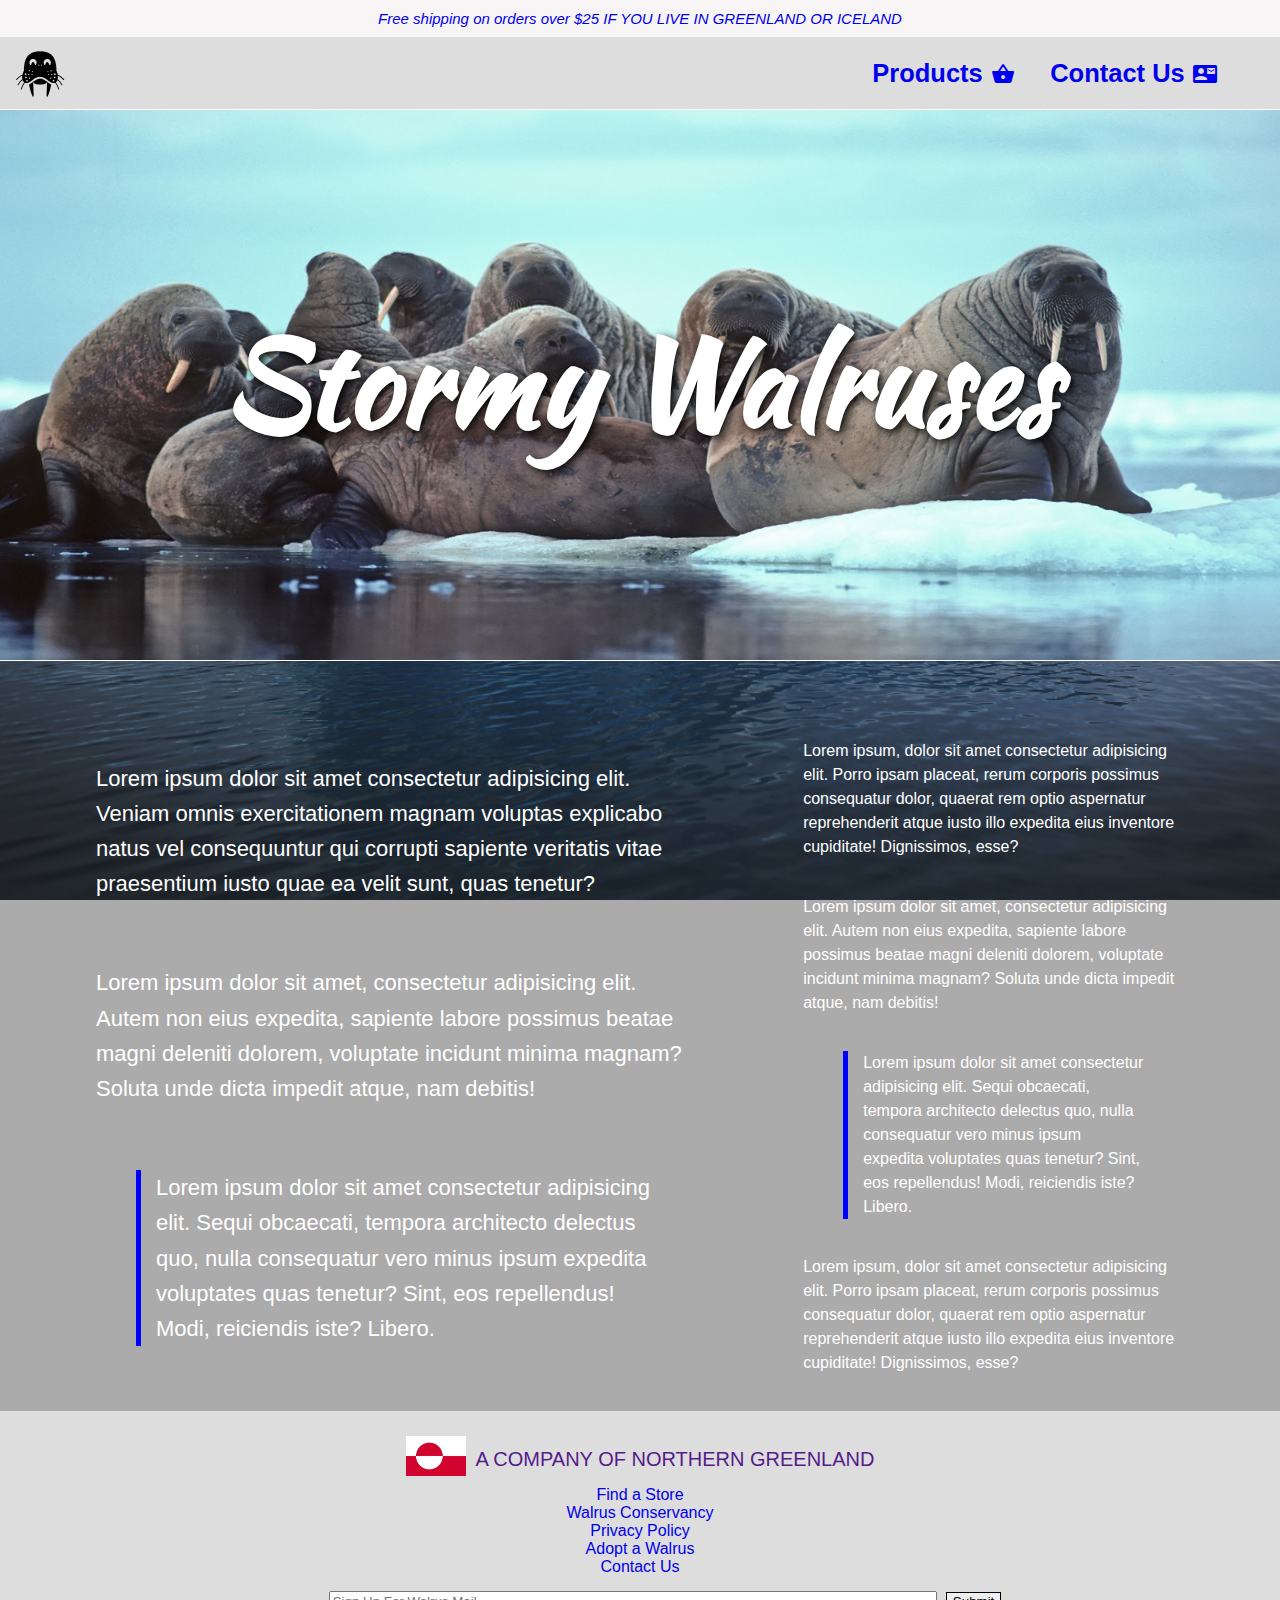
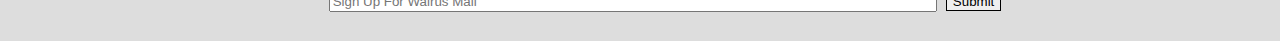
<file: index.html>
<!DOCTYPE html>
<html lang="en">
<head>
    <meta charset="UTF-8">
    <meta name="viewport" content="width=device-width, initial-scale=1.0">
    <meta http-equiv="X-UA-Compatible" content="ie=edge">
    <link href="https://fonts.googleapis.com/icon?family=Material+Icons"
    rel="stylesheet">
    <link href="https://fonts.googleapis.com/css?family=Quicksand" rel="stylesheet"> 
    <link href="https://fonts.googleapis.com/css?family=Kaushan+Script" rel="stylesheet">   
    <link rel="stylesheet" href="index.css">
    <title>Stormy Walruses</title>
</head>
<body>
    <header>
        <div id="feature-sale">
            <a href="products.html">Free shipping on orders over $25 IF YOU LIVE IN GREENLAND OR ICELAND</a>
        </div>
        <nav>
            <a href="index.html" class="logo-item">
                <div id="push-logo">
                <img src="img/logo.png" id="logo" alt="Company logo of a walrus face">
                </div>
            </a>
            <a href="products.html"  class="desktop-right"><h2>Products<i class="material-icons">shopping_basket</i></h2></a>
            <a href="contact.html" class="desktop-right"><h2>Contact Us<i class="material-icons">contact_mail</i></h2></a>
        </nav>
    </header>
    <main>
        
        <div id="hero-box"><img src="img/index-hero.jpeg" id="index-hero" alt="Walruses in their natural habitat"><h1 id="index-title">Stormy Walruses</h1></div>
        <div id="main-text">
            <div id="two-left">
                <div>
                    <p>Lorem ipsum dolor sit amet consectetur adipisicing elit. Veniam omnis exercitationem magnam voluptas explicabo natus vel consequuntur qui corrupti sapiente veritatis vitae praesentium iusto quae ea velit sunt, quas tenetur?</p>
                </div>
                <div>
                    <p>Lorem ipsum dolor sit amet, consectetur adipisicing elit. Autem non eius expedita, sapiente labore possimus beatae magni deleniti dolorem, voluptate incidunt minima magnam? Soluta unde dicta impedit atque, nam debitis!</p>
                </div>
                <div>
                    <blockquote>Lorem ipsum dolor sit amet consectetur adipisicing elit. Sequi obcaecati, tempora architecto delectus quo, nulla consequatur vero minus ipsum expedita voluptates quas tenetur? Sint, eos repellendus! Modi, reiciendis iste? Libero.</blockquote>
                </div>
            </div>
            <div id="two-right">    
                <div>
                    <p>Lorem ipsum, dolor sit amet consectetur adipisicing elit. Porro ipsam placeat, rerum corporis possimus consequatur dolor, quaerat rem optio aspernatur reprehenderit atque iusto illo expedita eius inventore cupiditate! Dignissimos, esse?</p>
                </div>
                <div>
                    <p>Lorem ipsum dolor sit amet, consectetur adipisicing elit. Autem non eius expedita, sapiente labore possimus beatae magni deleniti dolorem, voluptate incidunt minima magnam? Soluta unde dicta impedit atque, nam debitis!</p>
                </div>
                <div class="three-right">
                    <blockquote>Lorem ipsum dolor sit amet consectetur adipisicing elit. Sequi obcaecati, tempora architecto delectus quo, nulla consequatur vero minus ipsum expedita voluptates quas tenetur? Sint, eos repellendus! Modi, reiciendis iste? Libero.</blockquote>
                </div>
                <div class="three-right">
                    <p>Lorem ipsum, dolor sit amet consectetur adipisicing elit. Porro ipsam placeat, rerum corporis possimus consequatur dolor, quaerat rem optio aspernatur reprehenderit atque iusto illo expedita eius inventore cupiditate! Dignissimos, esse?</p>
                </div>
            </div>    
        </div>
        <button onclick="toTop()" id="jump-button" title="Jump-to-top"><i class="material-icons" id="up-arrow">keyboard_arrow_up</i></button>
    </main>
    <footer>
        <div class="footer-container">
            <div class="footer-item country">
                <a href=""><img src="img/greenland-flag.svg.png" id="flag" alt="Greenland flag">A COMPANY OF NORTHERN GREENLAND</a>
            </div>
            <div class="footer-copy-wrap">
                <p>
                    <a href="#">Find a Store</a>
                    <a href="#">Walrus Conservancy</a>
                    <a href="#">Privacy Policy</a>
                    <a href="#">Adopt a Walrus</a>
                    <a href="#">Contact Us</a>                
                </p>
                <form action="#" method="post">
                    <input name="emailaddress" id="footer-email-signup" class="email-address" type="email" placeholder="Sign Up For Walrus Mail">
                    <button>Submit</button>
                </form>
            </div>
        </div>
    </footer>
    <script src="scrollbutton.js"></script>
</body>
</html>
</file>
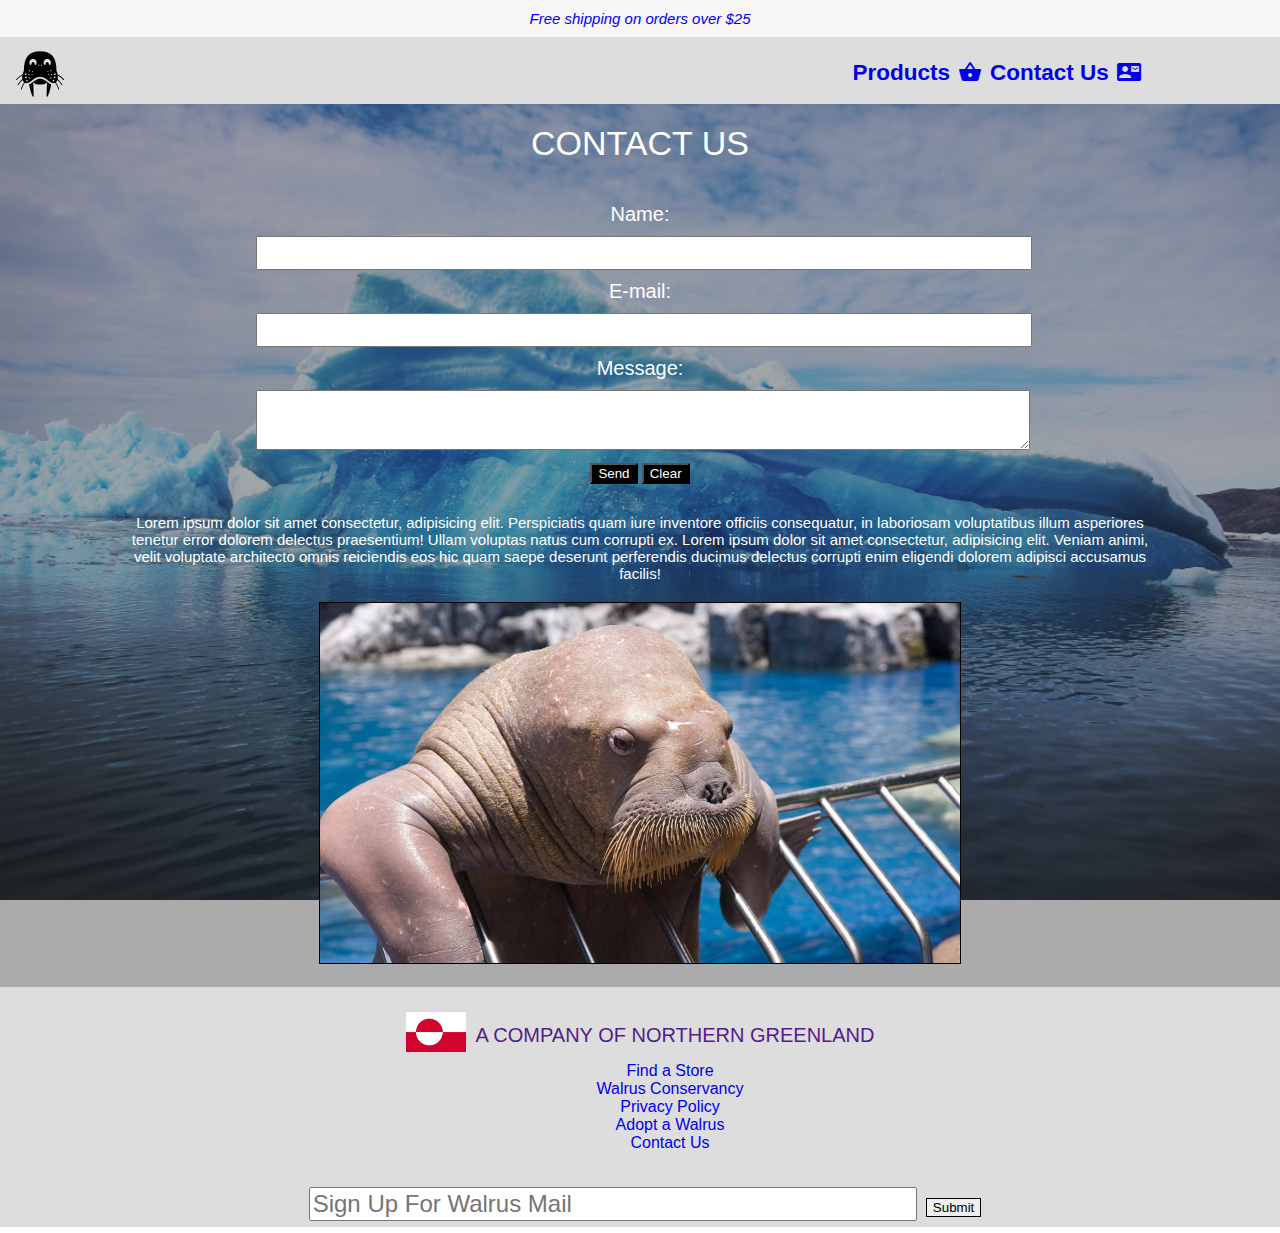
<file: contact.html>
<!DOCTYPE html>
<html lang="en">
<head>
    <meta charset="UTF-8">
    <meta name="viewport" content="width=device-width, initial-scale=1.0">
    <meta http-equiv="X-UA-Compatible" content="ie=edge">
    <link rel="stylesheet" type="text/css" href="contact.css">
    <script type/text="javascript" src ="contact.js"></script>
    <link href="https://fonts.googleapis.com/icon?family=Material+Icons"
    rel="stylesheet">
    <title>Contact</title>

</head>
<body>
<header>
    <div id="feature-sale">
        <a href="products.html">Free shipping on orders over $25</a>
    </div>
    <nav>
        <a href="index.html" class="logo-item"><img src="img/logo.png" id="logo" alt="Company logo of a walrus face"></a>
        <a href="products.html"><h2>Products<i class="material-icons">shopping_basket</i></h2></a>
       <a href="contact.html"><h2>Contact Us<i class="material-icons">contact_mail</i></h2></a>
    </nav>
</header>
<main>

    <p id="contact">CONTACT US</p>

    <form action="#" method="get">
        <div>
            <label for="name">Name:</label>
            <input type="text" id="name" name="first_name">
        </div>

        <div>
            <label for="mail">E-mail:</label>
            <input type="email" id="mail" name="user_mail">
        </div>

        <div>
            <label for="message">Message:</label>
            <textarea id="message" name="user_message"></textarea>
        </div>

        <div class="button">
           <button onclick="clicker()" type="submit">Send</button>
            <button onclick="clicker1()" type="reset">Clear</button>
        </div>

       <div><p id="alert"></p></div>

    </form>

    <div id="contact-sub">
    <p>Lorem ipsum dolor sit amet consectetur, adipisicing elit. Perspiciatis quam iure inventore officiis consequatur, in laboriosam voluptatibus illum asperiores tenetur error dolorem delectus praesentium! Ullam voluptas natus cum corrupti ex. Lorem ipsum dolor sit amet consectetur, adipisicing elit. Veniam animi, velit voluptate architecto omnis reiciendis eos hic quam saepe deserunt perferendis ducimus delectus corrupti enim eligendi dolorem adipisci accusamus facilis!</p>
    </div>

    <img src="img/contact-walrus.jpg" id="contact-walrus" alt="A cute walrus">

    <button onclick="toTop()" id="jump-button" title="Jump-to-top"><i class="material-icons" id="up-arrow">keyboard_arrow_up</i></button>
    
</main>

<footer>
    <div class="footer-container">
        <div class="footer-item country">
            <a href=""><img src="img/greenland-flag.svg.png" id="flag" alt="Greenland flag">A COMPANY OF NORTHERN GREENLAND</a>
        </div>
        <div class="footer-copy-wrap">
            <p>
                <a href="#">Find a Store</a>
                <a href="#">Walrus Conservancy</a>
                <a href="#">Privacy Policy</a>
                <a href="#">Adopt a Walrus</a>
                <a href="#">Contact Us</a>                
            </p>
            <form action="#" id="footer-form" method="post">
                <input name="emailaddress" id="footer-email-signup" class="email-address" type="email" placeholder="Sign Up For Walrus Mail">
                <button>Submit</button>
            </form>
        </div>
    </div>
</footer>
<script src="scrollbutton.js"></script>
</body>
</html>
</file>
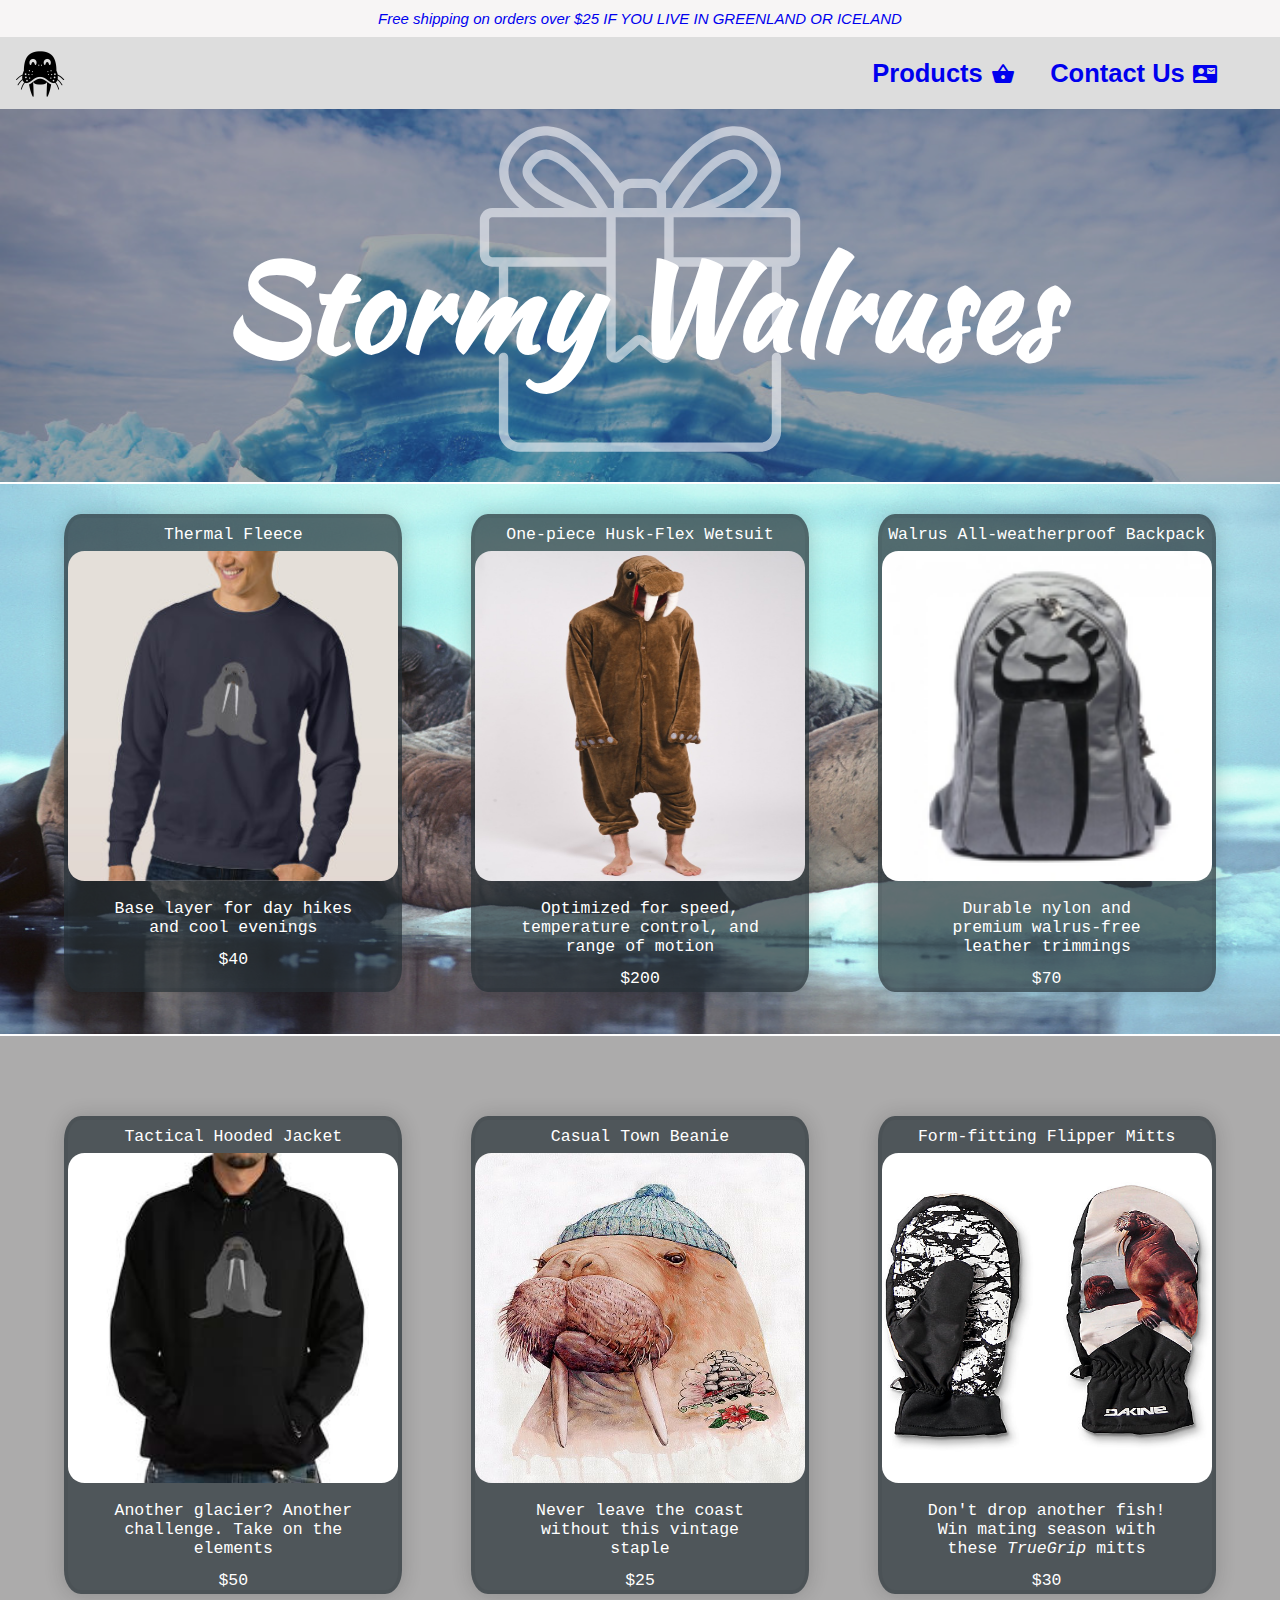
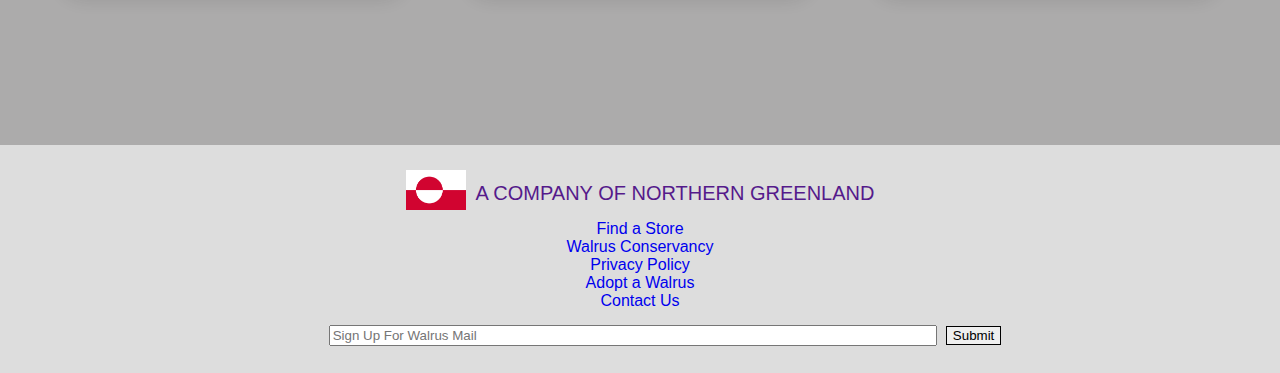
<file: products.html>
<!DOCTYPE html>
<html lang="en">
<head>
    <meta charset="UTF-8">
    <meta name="viewport" content="width=device-width, initial-scale=1.0">
    <meta http-equiv="X-UA-Compatible" content="ie=edge">
    <link href="https://fonts.googleapis.com/icon?family=Material+Icons" rel="stylesheet">
    <link href="https://fonts.googleapis.com/css?family=Quicksand" rel="stylesheet">
    <link href="https://fonts.googleapis.com/css?family=Kaushan+Script" rel="stylesheet">
    <link rel="stylesheet" href="products.css">
    <title>Products</title>
</head>

<body>

      <header>
        <div id="feature-sale">
            <a href="products.html">Free shipping on orders over $25 IF YOU LIVE IN GREENLAND OR ICELAND</a>
        </div>
        <nav>
            <a href="index.html" class="logo-item"><img src="img/logo.png" id="logo" alt="Company logo of a walrus face"></a>
            <a href="products.html"  class="desktop-right"><h2>Products<i class="material-icons">shopping_basket</i></h2></a>
            <a href="contact.html" class="desktop-right"><h2>Contact Us<i class="material-icons">contact_mail</i></h2></a>
        </nav>
    </header>

    <main>

        <div id="hero-box">
            <img src="hp-images/gift.svg" id="giftIcon" alt="gift icon">
            <h1 id="index-title">Stormy Walruses</h1>
            <img src="img/index-hero.jpeg" id="index-hero" alt="Walruses in their natural habitat">
        </div>

        <div id="products">
            <!-- products array output -->
        </div>

    </main>

    <footer>
        <div class="footer-container">
            <div class="footer-item country">
                <a href=""><img src="img/greenland-flag.svg.png" id="flag" alt="Greenland flag">A COMPANY OF NORTHERN GREENLAND</a>
            </div>
            <div class="footer-copy-wrap">
                <p>
                    <a href="#">Find a Store</a>
                    <a href="#">Walrus Conservancy</a>
                    <a href="#">Privacy Policy</a>
                    <a href="#">Adopt a Walrus</a>
                    <a href="#">Contact Us</a>                
                </p>
                <form action="#" method="post">
                    <input name="emailaddress" id="footer-email-signup" class="email-address" type="email" placeholder="Sign Up For Walrus Mail">
                    <button>Submit</button>
                </form>
            </div>
        </div>
    </footer>
    
    <script type="text/javascript" src="products.js"></script>
</body>
</html>
</file>
<file: index.css>
html, body {
    margin: 0;
    padding: 0;
}

body {
    box-sizing: border-box;
    text-align: center;
    background-color: white;
    background-image: url("img/ice-bg.jpg");
    background-repeat: no-repeat;
    background-attachment: fixed;
    background-size: auto;
    display: flex;
    min-height: 100vh;
    flex-direction: column;
    font-family: "Quiksand", Arial, Helvetica, sans-serif;
    font-size: 15px;
}


a {
    text-decoration: none;
}

i {
    padding-left: 6px;
    transform: translate(0, 4.5px)
}

/* ------------------------------
        NAVIGATION
-------------------------------*/

nav {
    padding-left: 15px;
    padding-right: 15px;
    display: flex;
    justify-content: space-between;
    flex-direction: row;
    background-color: rgb(221, 221, 221);   
}

nav a.desktop-right {
    font-size: 17px;
}

#feature-sale {
    display: block;
    width: 100%;
    background-color: rgb(247, 245, 245);
    padding: 10px 0;
    font-style: italic;
}

#logo {
    max-width: 50px;
    max-height: 50px;
}

.logo-item {
    order: 1;
    align-self: flex-end;  
}

#logo:hover {
    transform: scale(-1, 1);    
    transition-duration: 1s; 
}


/* ------------------------------
        MAIN CONTENT
-------------------------------*/

main {
    flex: 1;
    background-color: rgba(48, 45, 45, 0.4);
    color: white;
    padding-bottom: 20px;
}

#index-title {
    transform: translate(0, -180px);
    font-size: 50px;
    margin-bottom: -100px;
    font-family: "Kaushan Script";
    color:white;
    text-shadow: 3px 3px 10px black;
}

main blockquote {
    border-left: 5px solid blue;
    padding-left: 15px;
}

#index-hero {
    width: 100%;
    height: 200px;
    border-bottom: 1px solid rgb(255, 255, 255); 
    border-top: 1px solid rgb(255, 255, 255); 
}

#main-text {
    width: 95%;
    text-align: left;
    margin: 0 auto;
}

#two-left div {
    padding-top: 20px;
}

#two-right div {
    padding-top: 4px;
}

/* ------------------------------
        JUMP BUTTON
-------------------------------*/

#jump-button {
    display: none; 
    position: fixed; 
    bottom: 50px; 
    right: 30px; 
    z-index: 99; 
    border: none; 
    outline: none; 
    background-color: blue; 
    color: white;
    cursor: pointer;
    padding: 4px;
    border-radius: 100%;
    box-shadow: 1px 1px 4px rgb(58, 57, 57);
}

#jump-button:hover {
    background-color: rgb(69, 69, 212); /* Add a dark-grey background on hover */
}

#up-arrow {
    transform: translateX(-3px);
}


/* ------------------------------
        FOOTER
-------------------------------*/

footer {
    width: 100%;
    height: 175px;
    background-color: rgb(221, 221, 221);
    padding-top: 10px;
    text-align: center;
}


.footer-container {
    margin-left: auto;
    margin-right: auto;
    padding-left: 15px;
    padding-right: 15px;
}

#flag {
    width: 30px;
    height: 20px;
    margin-right: 10px;
    margin-top: 5px;
}

.footer-copy-wrap {
    width: 80%;
    height: 80%;
    padding-left: 30px;
}

.footer-copy-wrap a {
    display: block;
}

footer form {
    width: 80%;
    padding-left: 35px;
}

footer input {
    height: auto;
    width: 60%;
}

footer input, button {
    display: inline;
}

footer button {
    border: 1px solid black;
    margin-left: 5px;
}

/* ------------------------------
        MEDIA QUERY
-------------------------------*/

@media (min-width: 600px) {
    nav {
        flex-direction: row;
        justify-content: flex-start;
    }

    nav a.desktop-right {
        font-size: 17px;
        min-width: 150px;
    }

    .logo-item {
        order: -1;
        align-self: flex-start;
        margin-right: 60%;
        transform: translate(0, 10px);  
    }

    i {
        padding-left: 8px;
        padding-right: 8px;
        transform: translate(0, 3.5px)
    }

    body {
        background-size: 100% 100%;
    }

    #index-hero {
        width: 100%;
        height: 400px;
    }

    #flag {
        width: 45px;
        height: 25px;
        margin-right: 10px;
        margin-top: 5px;
        transform: translate(0, 6px);
    }

    .country {
        font-size: 15px;
    }

    footer form {
        width: 80%;
        padding-left: 12%;
    }

    .footer-item.country {
        text-align: center;
    }

    .footer-copy-wrap {
        float: right;
        width: 100%;
        height: auto;
        padding-left: 0px;
    }
    
    /* ------------------------------
    JUMP BUTTON
    -------------------------------*/
    
    #jump-button {
        display: none; 
        position: fixed; 
        bottom: 50px; 
        right: 30px; 
        z-index: 99; 
        border: none; 
        outline: none; 
        background-color: blue; 
        color: white;
        cursor: pointer;
        padding: 5px 1px;
        border-radius: 100%;
    }
    
    #jump-button:hover {
        background-color: rgb(69, 69, 212); /* Add a dark-grey background on hover */
    }
    
    #up-arrow {
        transform: translate(0, -0.5px);
    }
}
    
@media (min-width: 850px) {

    #push-logo {
        transform: translate(0, 9px);
    }

    .logo-item {
        order: -1;
        align-self: flex-start;
        transform: translate(0, 3px);  
        margin-right: 63%; 
    }


    nav a.desktop-right {
        font-size: 17px;
        min-width: 190px;
    }


    #two-left {
        width: 55%;
        float: left;
        line-height: 1.5;
        font-size: 18px;
    }
    #two-right {
        width: 35%;
        float: right;
        line-height: 1.2;
    }

    footer {
        width: 100%;
        height: 220px;
        background-color: rgb(221, 221, 221);
        padding-top: 10px;
        text-align: center;
    }
    
    .footer-container {
        margin-left: auto;
        margin-right: auto;
        padding-left: 15px;
        padding-right: 15px;
    }
    
    #flag {
        width: 60px;
        height: 40px;
        margin-right: 10px;
        margin-top: 5px;
        transform: translate(0, 10px);
    }
    
    .footer-copy-wrap {
        width: 100%;
        height: auto;
        padding-left: 30px;
    }
    
    .footer-copy-wrap a {
        display: block;
        font-size: 16px;
    }
    
    footer form {
        width: 80%;
        padding-left: 12%;
    }
    
    footer input {
        height: auto;
        width: 60%;
    }
    
    footer input, button {
        display: inline;
    }
    
    footer button {
        border: 1px solid black;
        margin-left: 5px;
    }

    .country {
        font-size: 20px;
    }
}

@media (min-width: 1050px) {
    #index-hero {
        width: 100%;
        height: 550px;
    }

    #main-text {
        width: 85%;
        text-align: left;
        margin: 0 auto;
    }

    #two-left {
        width: 55%;
        float: left;
        line-height: 1.6;
        font-size: 22px;
    }
    #two-right {
        width: 35%;
        line-height: 1.5;
        font-size: 16px;
    }

    #index-title {
        transform: translate(0, -450px);
        font-size: 120px;
        margin-bottom: -200px;
        font-family: "Kaushan Script";
        color:white;
    }
}
</file>
<file: contact.css>
html, body {
    margin: 0;
    padding: 0;
}

body {
    box-sizing: border-box;
    text-align: center;
    background-color: white;
    background-image: url("img/ice-bg.jpg");
    background-repeat: no-repeat;
    background-attachment: fixed;
    background-size: auto;
    display: flex;
    min-height: 100vh;
    flex-direction: column;
    font-family: "Quiksand", Arial, Helvetica, sans-serif;
    font-size: 15px;
}


a {
    text-decoration: none;
}

i {
    padding-left: 6px;
    transform: translate(0, 4.5px)
}

main {
    background-color: rgba(48, 45, 45, 0.4);
    height: 90%;
    padding-top: 10px;
}

/* ------------------------------
        NAVIGATION
-------------------------------*/

nav {
    padding-left: 15px;
    padding-right: 15px;
    display: flex;
    justify-content: space-between;
    flex-direction: row;
    background-color: rgb(221, 221, 221);   
}

nav a.desktop-right {
    font-size: 17px;
}

#feature-sale {
    display: block;
    width: 100%;
    background-color: rgb(247, 245, 245);
    padding: 10px 0;
    font-style: italic;
}

#logo {
    max-width: 50px;
    max-height: 50px;
    transform: translate(0, 9px);
}

.logo-item {
    order: 1;
    align-self: flex-end;  
    transform: translate(0, -10px);  
}


/* ------------------------------
        MAIN CONTENT
-------------------------------*/

form {
    margin: 0 auto;
    width: 60%;
    padding-top: 80px;
}

main p {
    color: white;
    width: 80%;
    margin: 10px auto;
    padding-bottom: 10px;
}


input {
    width: 100%;
    font-size: 18pt;
    margin: 10px 0;
}

label {
    width: 100%;
    color: white;
    font-size: 20px;
}

textarea {
    width: 100%;
    height: 100%;
    font-size: 18pt;
    margin: 10px 0;
}

#contact {
    margin-bottom: -50px;
    font-size: 34px;
    color: white;
}

.button button {
    background-color:black;
    color: white;
}

#alert {
    color: white;
    font-weight: bold;
    font-size: 20px;
}

#box {
    border: 1px solid black;
    float: right;
    margin-right: 80px;
    padding: 10px;
    width: 20%;
    text-align: center;
    background-color: black;
    color: white;
    display: none;
}

#contact-walrus {
    height: 60%;
    width: 60%;
    margin-bottom: 20px;
    border: 1px solid black;
}


/* ------------------------------
        JUMP BUTTON
-------------------------------*/

#jump-button {
    display: none; 
    position: fixed; 
    bottom: 50px; 
    right: 30px; 
    z-index: 99; 
    border: none; 
    outline: none; 
    background-color: blue; 
    color: white;
    cursor: pointer;
    padding: 5px;
    border-radius: 100%;
    box-shadow: 1px 1px 4px rgb(58, 57, 57);
}

#jump-button:hover {
    background-color: rgb(69, 69, 212); /* Add a dark-grey background on hover */
}

#up-arrow {
    transform: translateX(-3px);
}


/* ------------------------------
        FOOTER
-------------------------------*/

#footer-form {
    width: 80%;
    height: 50px;
    background-color: rgb(221, 221, 221);
    padding-top: 10px;
    text-align: center;
}


.footer-container {
    margin-left: auto;
    margin-right: auto;
    padding-left: 15px;
    padding-right: 15px;
    background-color: rgb(221, 221, 221);
}

#flag {
    width: 30px;
    height: 20px;
    margin-right: 10px;
    margin-top: 5px;
}

.footer-copy-wrap {
    width: 80%;
    height: 80%;
    padding-left: 30px;
}

.footer-copy-wrap a {
    display: block;
}

footer form {
    width: 80%;
    padding-left: 35px;
}

footer input {
    height: auto;
    width: 60%;
}

footer input, button {
    display: inline;
}

footer button {
    border: 1px solid black;
    margin-left: 5px;
}

/* ------------------------------
        MEDIA QUERY
-------------------------------*/

@media (min-width: 600px) {
    nav {
        flex-direction: row;
        justify-content: flex-start;
    }

    nav a.desktop-right {
        font-size: 17px;
        min-width: 150px;
    }

    .logo-item {
        order: -1;
        align-self: flex-start;
        margin-right: 60%;
        transform: translate(0, 10px);  
    }

    i {
        padding-left: 8px;
        padding-right: 8px;
        transform: translate(0, 3.5px)
    }

    body {
        background-size: 100% 100%;
    }

    #index-hero {
        width: 100%;
        height: 400px;
    }

    #flag {
        width: 45px;
        height: 25px;
        margin-right: 10px;
        margin-top: 5px;
        transform: translate(0, 6px);
    }

    .country {
        font-size: 15px;
    }

    footer form {
        width: 80%;
        padding-left: 12%;
        margin-left: -50px;
    }

    .footer-item.country {
        text-align: center;
    }

    .footer-copy-wrap {
        width: 100%;
        height: auto;
        padding-left: 0px;
    }
    
    /* ------------------------------
    JUMP BUTTON
    -------------------------------*/
    
    #jump-button {
        display: none; 
        position: fixed; 
        bottom: 50px; 
        right: 30px; 
        z-index: 99; 
        border: none; 
        outline: none; 
        background-color: blue; 
        color: white;
        cursor: pointer;
        padding: 5px;
        border-radius: 100%;
    }
    
    #jump-button:hover {
        background-color: rgb(69, 69, 212); /* Add a dark-grey background on hover */
    }
    
    #up-arrow {
        transform: translate(0, -0.5px);
    }
}
    
@media (min-width: 850px) {

    .logo-item {
        order: -1;
        align-self: flex-start;
        transform: translate(0, 3px);  
        margin-right: 63%; 
    }


    nav a.desktop-right {
        font-size: 17px;
        min-width: 190px;
    }


    #two-left {
        width: 55%;
        float: left;
        line-height: 1.5;
        font-size: 18px;
    }
    #two-right {
        width: 35%;
        float: right;
        line-height: 1.2;
    }

    footer {
        width: 100%;
        height: 220px;
        background-color: rgb(221, 221, 221);
        padding-top: 10px;
        text-align: center;
    }
    
    .footer-container {
        margin-left: auto;
        margin-right: auto;
        padding-left: 15px;
        padding-right: 15px;
    }
    
    #flag {
        width: 60px;
        height: 40px;
        margin-right: 10px;
        margin-top: 5px;
        transform: translate(0, 10px);
    }
    
    .footer-copy-wrap {
        width: 100%;
        height: auto;
        padding-left: 30px;
    }
    
    .footer-copy-wrap a {
        display: block;
        font-size: 16px;
    }
    
    footer form {
        width: 80%;
        padding-left: 12%;
    }
    
    footer input {
        height: auto;
        width: 60%;
    }
    
    footer input, button {
        display: inline;
    }
    
    footer button {
        border: 1px solid black;
        margin-left: 5px;
    }

    .country {
        font-size: 20px;
    }
}

@media (min-width: 1050px) {
    #index-hero {
        width: 100%;
        height: 550px;
    }

    #contact-walrus {
        width: 50%;
        height: 30%;
    }

    #main-text {
        width: 85%;
        text-align: left;
        margin: 0 auto;
    }

    #two-left {
        width: 55%;
        float: left;
        line-height: 1.6;
        font-size: 22px;
    }
    #two-right {
        width: 35%;
        line-height: 1.5;
        font-size: 16px;
    }
}
</file>
<file: products.css>
/* --------- body --------------- */
html, body {
    margin: 0;
    padding: 0;
}
body {
    box-sizing: border-box;
    text-align: center;
    background-color: white;
    background-image: url("img/ice-bg.jpg");
    background-repeat: no-repeat;
    background-attachment: fixed;
    background-size: auto;
    display: flex;
    min-height: 100vh;
    flex-direction: column;
    font-family: "Quiksand", Arial, Helvetica, sans-serif;
    font-size: 15px;
}

a {
    text-decoration: none;
}

i {
    padding-left: 6px;
    transform: translate(0, 4.5px)
}

/* ------------------------------
        NAVIGATION
-------------------------------*/

nav {
    padding-left: 15px;
    padding-right: 15px;
    display: flex;
    justify-content: space-between;
    flex-direction: row;
    background-color: rgb(221, 221, 221);   
}

nav a.desktop-right {
    font-size: 17px;
}

#feature-sale {
    display: block;
    width: 100%;
    background-color: rgb(247, 245, 245);
    padding: 10px 0;
    font-style: italic;
}

#logo {
    max-width: 50px;
    max-height: 50px;
    transform: translate(0, 9px);
}

.logo-item {
    order: 1;
    align-self: flex-end;  
    transform: translate(0, -10px);  
}

/* ------------------------------
        MAIN CONTENT
-------------------------------*/
main {
    flex: 1;
    background-color: rgba(48, 45, 45, 0.4);
    color: white;
    padding-bottom: 20px;
}

#index-title {
    transform: translate(0, -202px);
    font-size: 50px;
    margin-bottom: -100px;
    font-family: "Kaushan Script";
    color:white;
}

main blockquote {
    border-left: 5px solid blue;
    padding-left: 15px;
}

#giftIcon {
    opacity: .6;
    height: 24em;
}

#hero-box {
    height: 25em;
}

#index-hero {
    width: 100%;
    height: 200px;
    border-bottom: 2px solid white;
    border-top: 2px solid white;
}

#main-text {
    width: 95%;
    text-align: left;
    margin: 0 auto;
}


/*--------- products container --------*/
#products {
    display: flex;
    flex-wrap: wrap;
    justify-content: space-around;
    padding: 2em 2em;
    padding-bottom: 0.5em; 
}

/* individual cards */
.product {
    margin-bottom: 7.5em;
    background-color: rgba(240,250,255,.28);
    background-color: rgba(40,50,55,.7);
    box-shadow: 0 1px 1.2em 0 rgba(27, 27, 27, 0.2);
    border: 4px solid rgba(0,0,0,.04);
    border-radius: 5%;
    font-family: monospace;
    font-size: 1.1em;   
}
.product header {
    padding: 7px 0px;
}
.product:hover{
    box-shadow: 0 1.5em 2em rgba(12, 12, 12, 0.7);
    cursor: pointer;
}
.desc{
    width: min-content;    
}
#products p{
    padding: 0 10%;
    margin: .78em .5em;
}
#products img{
    width: 330px;
    height: 330px;
    border-radius: 5%;
}
#products footer {
    text-align: center;
}


/* ------------------------------
        FOOTER
-------------------------------*/
footer {
    width: 100%;
    height: 175px;
    background-color: rgb(221, 221, 221);
    padding-top: 10px;
    text-align: center;
}
.footer-container {
    margin-left: auto;
    margin-right: auto;
    padding-left: 15px;
    padding-right: 15px;
}

#flag {
    width: 30px;
    height: 20px;
    margin-right: 10px;
    margin-top: 5px;
}

.footer-copy-wrap {
    width: 80%;
    height: 80%;
    padding-left: 30px;
}

.footer-copy-wrap a {
    display: block;
}

footer form {
    width: 80%;
    padding-left: 35px;
}
footer input {
    height: auto;
    width: 60%;
}
footer input, button {
    display: inline;
}
footer button {
    border: 1px solid black;
    margin-left: 5px;
}


/* ------------------------------
        MEDIA QUERY
-------------------------------*/
@media (max-width: 600px){
    #giftIcon {
        height: 14em;
    }
    #products {
        margin-top: -10em;
    }
    .product {
        margin-bottom: 5em;
    }
    #index-title {
        transform: translate(0, -160px);
        font-size: 50px;
        margin-bottom: -100px;
        font-family: "Kaushan Script";
        color: white;
    }
}

@media (min-width: 600px) {
    nav {
        flex-direction: row;
        justify-content: flex-start;
    }

    nav a.desktop-right {
        font-size: 17px;
        min-width: 150px;
    }

    .logo-item {
        order: -1;
        align-self: flex-start;
        margin-right: 60%;
        transform: translate(0, 10px);  
    }

    i {
        padding-left: 8px;
        padding-right: 8px;
        transform: translate(0, 3.5px)
    }

    body {
        background-size: 100% 100%;
    }

    #index-hero {
        width: 100%;
        height: 520px;
        border-bottom: 2px solid white;
        border-top: 2px solid white;
    }

    #flag {
        width: 45px;
        height: 25px;
        margin-right: 10px;
        margin-top: 5px;
        transform: translate(0, 6px);
    }

    .country {
        font-size: 15px;
    }

    footer form {
        width: 80%;
        padding-left: 12%;
    }

    .footer-item.country {
        text-align: center;
    }

    .footer-copy-wrap {
        float: right;
        width: 100%;
        height: auto;
        padding-left: 0px;
    }
}

@media (min-width: 850px) {
    .logo-item {
        order: -1;
        align-self: flex-start;
        transform: translate(0, 3px);  
        margin-right: 63%; 
    }
    nav a.desktop-right {
        font-size: 17px;
        min-width: 190px;
    }

    #two-left {
        width: 55%;
        float: left;
        line-height: 1.5;
        font-size: 18px;
    }
    #two-right {
        width: 35%;
        float: right;
        line-height: 1.2;
    }

    footer {
        width: 100%;
        height: 220px;
        background-color: rgb(221, 221, 221);
        padding-top: 10px;
        text-align: center;
    }
    
    .footer-container {
        margin-left: auto;
        margin-right: auto;
        padding-left: 15px;
        padding-right: 15px;
    }
    
    #flag {
        width: 60px;
        height: 40px;
        margin-right: 10px;
        margin-top: 5px;
        transform: translate(0, 10px);
    }
    
    .footer-copy-wrap {
        width: 100%;
        height: auto;
        padding-left: 30px;
    }
    
    .footer-copy-wrap a {
        display: block;
        font-size: 16px;
    }
    
    footer form {
        width: 80%;
        padding-left: 12%;
    }
    footer input {
        height: auto;
        width: 60%;
    }
    footer input, button {
        display: inline;
    }
    footer button {
        border: 1px solid black;
        margin-left: 5px;
    }

    .country {
        font-size: 20px;
    }
    #index-title {
        transform: translate(0%, -334px);
        font-size: 120px;
        margin-bottom: -245px;
        font-family: "Kaushan Script";
        color: rgba(255,255,255,1);
        /* position: absolute; */
    }
}

@media (min-width: 1050px) {
    #index-hero {
        width: 100%;
        height: 550px;
        border-bottom: 2px solid white;
        border-top: 2px solid white;
    }

    #main-text {
        width: 85%;
        text-align: left;
        margin: 0 auto;
    }

    #two-left {
        width: 55%;
        float: left;
        line-height: 1.6;
        font-size: 22px;
    }
    #two-right {
        width: 35%;
        line-height: 1.5;
        font-size: 16px;
    }
}
@media (min-width: 1390px) {
    #products {
        margin: 0% 1.7%;
    }
}
</file>
